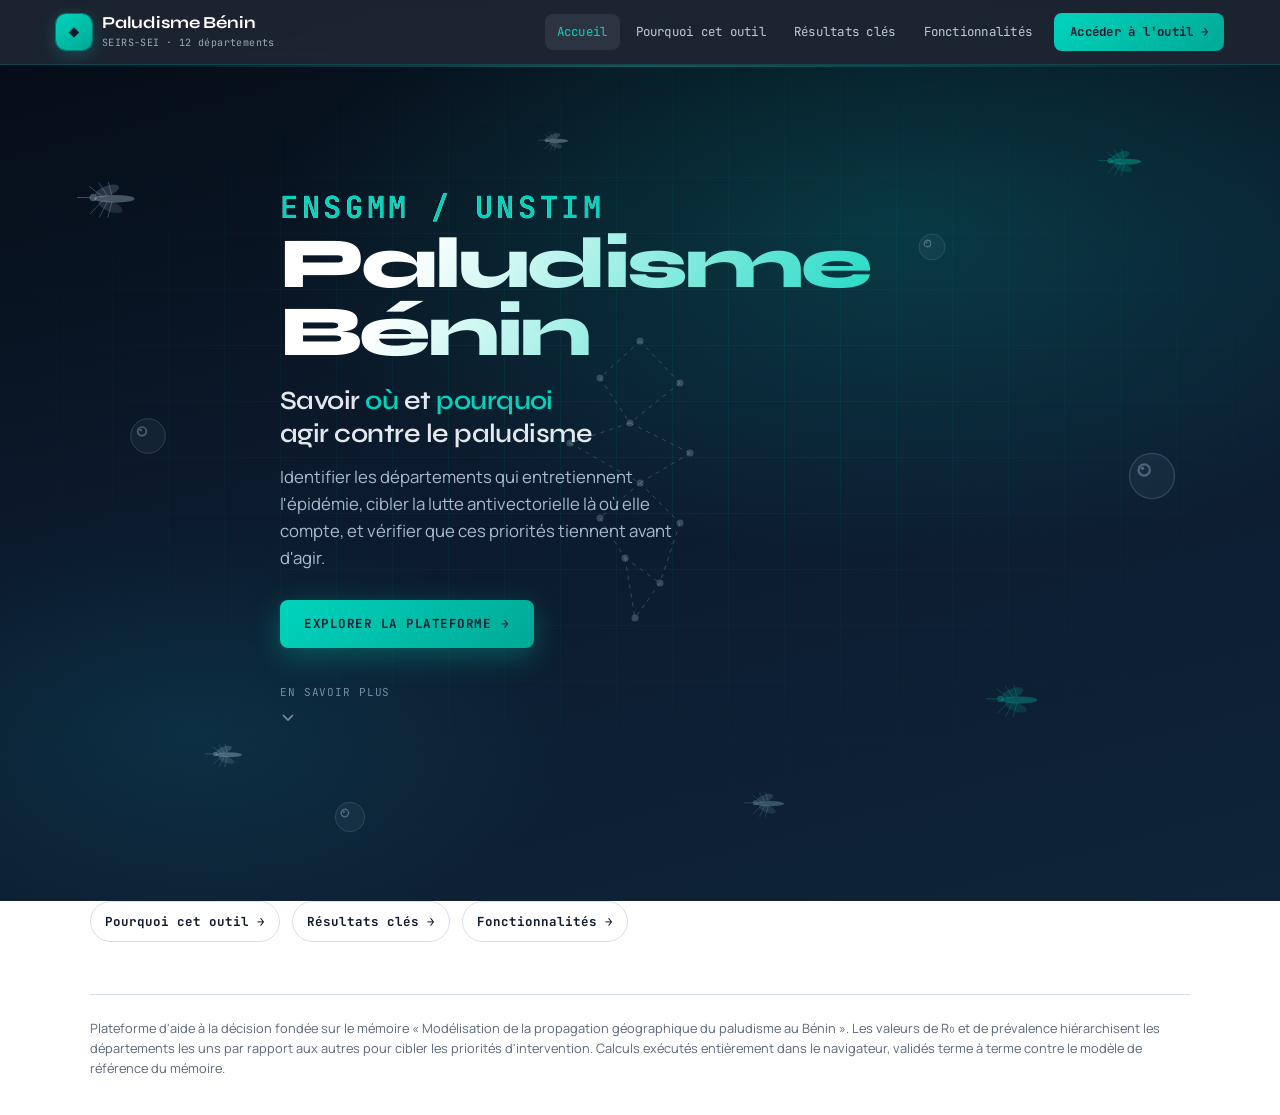
<file: index.html>
<!doctype html>
<html lang="fr">
<head>
<meta charset="utf-8">
<meta name="viewport" content="width=device-width, initial-scale=1, viewport-fit=cover">
<meta name="description" content="Plateforme d'aide à la décision pour cibler la lutte antipaludique au Bénin — modèle SEIRS-SEI multi-patchs.">
<title>Paludisme Bénin — Aide à la décision</title>
<link rel="preconnect" href="https://fonts.googleapis.com">
<link rel="preconnect" href="https://fonts.gstatic.com" crossorigin>
<link href="https://fonts.googleapis.com/css2?family=JetBrains+Mono:wght@400;500;700&family=Manrope:wght@400;500;600;700&family=Syne:wght@600;700;800&display=swap" rel="stylesheet">
<link rel="stylesheet" href="style.css">
</head>
<body>

<header class="topbar">
  <div class="topbar-row">
    <a class="brand" href="index.html">
      <span class="brand-mark" aria-hidden="true">◆</span>
      <div>
        <div class="brand-title">Paludisme Bénin</div>
        <div class="brand-sub">SEIRS-SEI · 12 départements</div>
      </div>
    </a>
    <button class="nav-toggle" type="button" aria-label="Ouvrir le menu" aria-expanded="false" aria-controls="site-nav">
      <span></span><span></span><span></span>
    </button>
    <nav class="site-links" id="site-nav">
      <a href="index.html" class="current">Accueil</a>
      <a href="pourquoi.html">Pourquoi cet outil</a>
      <a href="resultats.html">Résultats clés</a>
      <a href="fonctionnalites.html">Fonctionnalités</a>
      <a href="outil.html" class="cta">Accéder à l'outil →</a>
    </nav>
  </div>
</header>
<div class="nav-backdrop" aria-hidden="true"></div>

<section class="hero" id="accueil" aria-label="Introduction">
  <div class="hero-field" aria-hidden="true">
    <div class="hero-grid"></div>
    <div class="hero-scan"></div>
    <svg width="0" height="0">
      <defs>
        <symbol id="ic-mosquito" viewBox="0 0 120 60">
          <line x1="0" y1="26" x2="22" y2="26" stroke="currentColor" stroke-width="1.6" stroke-linecap="round"/>
          <circle cx="27" cy="26" r="6" fill="currentColor"/>
          <ellipse cx="62" cy="28" rx="34" ry="6.5" fill="currentColor"/>
          <ellipse cx="50" cy="15" rx="21" ry="8.5" fill="currentColor" opacity=".55" transform="rotate(-20 50 15)"/>
          <ellipse cx="56" cy="41" rx="21" ry="8.5" fill="currentColor" opacity=".4" transform="rotate(20 56 41)"/>
          <line x1="42" y1="32" x2="22" y2="53" stroke="currentColor" stroke-width="1.3"/>
          <line x1="50" y1="34" x2="37" y2="59" stroke="currentColor" stroke-width="1.3"/>
          <line x1="58" y1="34" x2="51" y2="60" stroke="currentColor" stroke-width="1.3"/>
          <line x1="42" y1="24" x2="20" y2="7" stroke="currentColor" stroke-width="1.3"/>
          <line x1="50" y1="22" x2="36" y2="1" stroke="currentColor" stroke-width="1.3"/>
          <line x1="58" y1="22" x2="52" y2="-1" stroke="currentColor" stroke-width="1.3"/>
        </symbol>
        <symbol id="ic-parasite" viewBox="0 0 60 60">
          <circle cx="30" cy="30" r="26" fill="currentColor" opacity=".16"/>
          <circle cx="30" cy="30" r="26" fill="none" stroke="currentColor" stroke-width="1.5" opacity=".55"/>
          <circle cx="21" cy="23" r="6.5" fill="none" stroke="currentColor" stroke-width="2.6"/>
          <circle cx="19" cy="21" r="2" fill="currentColor"/>
        </symbol>
      </defs>
    </svg>
    <svg class="mosquito m1" style="left:6%; top:14%;" width="72" height="36" viewBox="0 0 120 60"><use href="#ic-mosquito"/></svg>
    <svg class="mosquito m2" style="right:10%; top:10%;" width="54" height="27" viewBox="0 0 120 60"><use href="#ic-mosquito"/></svg>
    <svg class="mosquito m3" style="left:16%; bottom:16%;" width="46" height="23" viewBox="0 0 120 60"><use href="#ic-mosquito"/></svg>
    <svg class="mosquito m4" style="right:18%; bottom:22%;" width="64" height="32" viewBox="0 0 120 60"><use href="#ic-mosquito"/></svg>
    <svg class="mosquito m5" style="left:42%; top:8%;" width="38" height="19" viewBox="0 0 120 60"><use href="#ic-mosquito"/></svg>
    <svg class="mosquito m6" style="right:38%; bottom:10%;" width="50" height="25" viewBox="0 0 120 60"><use href="#ic-mosquito"/></svg>
    <svg class="parasite p1" style="left:10%; top:42%;" width="40" height="40" viewBox="0 0 60 60"><use href="#ic-parasite"/></svg>
    <svg class="parasite p2" style="right:8%; top:46%;" width="52" height="52" viewBox="0 0 60 60"><use href="#ic-parasite"/></svg>
    <svg class="parasite p3" style="left:26%; bottom:8%;" width="34" height="34" viewBox="0 0 60 60"><use href="#ic-parasite"/></svg>
    <svg class="parasite p4" style="right:26%; top:20%;" width="30" height="30" viewBox="0 0 60 60"><use href="#ic-parasite"/></svg>
    <svg class="hero-network" style="left:50%; top:50%; transform:translate(-50%,-50%);" width="220" height="320" viewBox="0 0 220 320">
      <g fill="currentColor">
        <circle cx="110" cy="18" r="3.5"/><circle cx="70" cy="55" r="3.5"/><circle cx="150" cy="60" r="3.5"/>
        <circle cx="100" cy="100" r="3.5"/><circle cx="40" cy="120" r="3.5"/><circle cx="160" cy="130" r="3.5"/>
        <circle cx="110" cy="160" r="3.5"/><circle cx="70" cy="195" r="3.5"/><circle cx="150" cy="200" r="3.5"/>
        <circle cx="95" cy="235" r="3.5"/><circle cx="130" cy="260" r="3.5"/><circle cx="105" cy="295" r="3.5"/>
      </g>
      <g stroke="currentColor" stroke-width="1" fill="none">
        <path class="edge" d="M110,18 L70,55 M110,18 L150,60 M70,55 L100,100 M150,60 L100,100 M100,100 L40,120 M100,100 L160,130 M40,120 L110,160 M160,130 L110,160 M110,160 L70,195 M110,160 L150,200 M70,195 L95,235 M150,200 L130,260 M95,235 L130,260 M95,235 L105,295 M130,260 L105,295"/>
      </g>
    </svg>
  </div>

  <div class="hero-content">
    <p class="hero-brand"><span>ENSGMM / UNSTIM</span>Paludisme Bénin</p>
    <h1 class="hero-title">Savoir <em>où</em> et <em>pourquoi</em> agir contre le paludisme</h1>
    <p class="hero-sub">Identifier les départements qui entretiennent l'épidémie, cibler la lutte antivectorielle là où elle compte, et vérifier que ces priorités tiennent avant d'agir.</p>
    <a class="hero-cta" href="outil.html">Explorer la plateforme<span aria-hidden="true">→</span></a>
    <div class="hero-scroll-hint">
      <span>En savoir plus</span>
      <svg width="16" height="16" viewBox="0 0 16 16" fill="none" stroke="currentColor" stroke-width="1.6"><path d="M3 6l5 5 5-5"/></svg>
    </div>
  </div>
</section>

<nav class="page-foot-nav" aria-label="Poursuivre">
  <a href="pourquoi.html">Pourquoi cet outil →</a>
  <a href="resultats.html">Résultats clés →</a>
  <a href="fonctionnalites.html">Fonctionnalités →</a>
</nav>

<footer>
  Plateforme d'aide à la décision fondée sur le mémoire «&nbsp;Modélisation de la propagation géographique du paludisme au Bénin&nbsp;». Les valeurs de R₀ et de prévalence hiérarchisent les départements les uns par rapport aux autres pour cibler les priorités d'intervention. Calculs exécutés entièrement dans le navigateur, validés terme à terme contre le modèle de référence du mémoire.
</footer>

<script src="nav.js"></script>
</body>
</html>
</file>
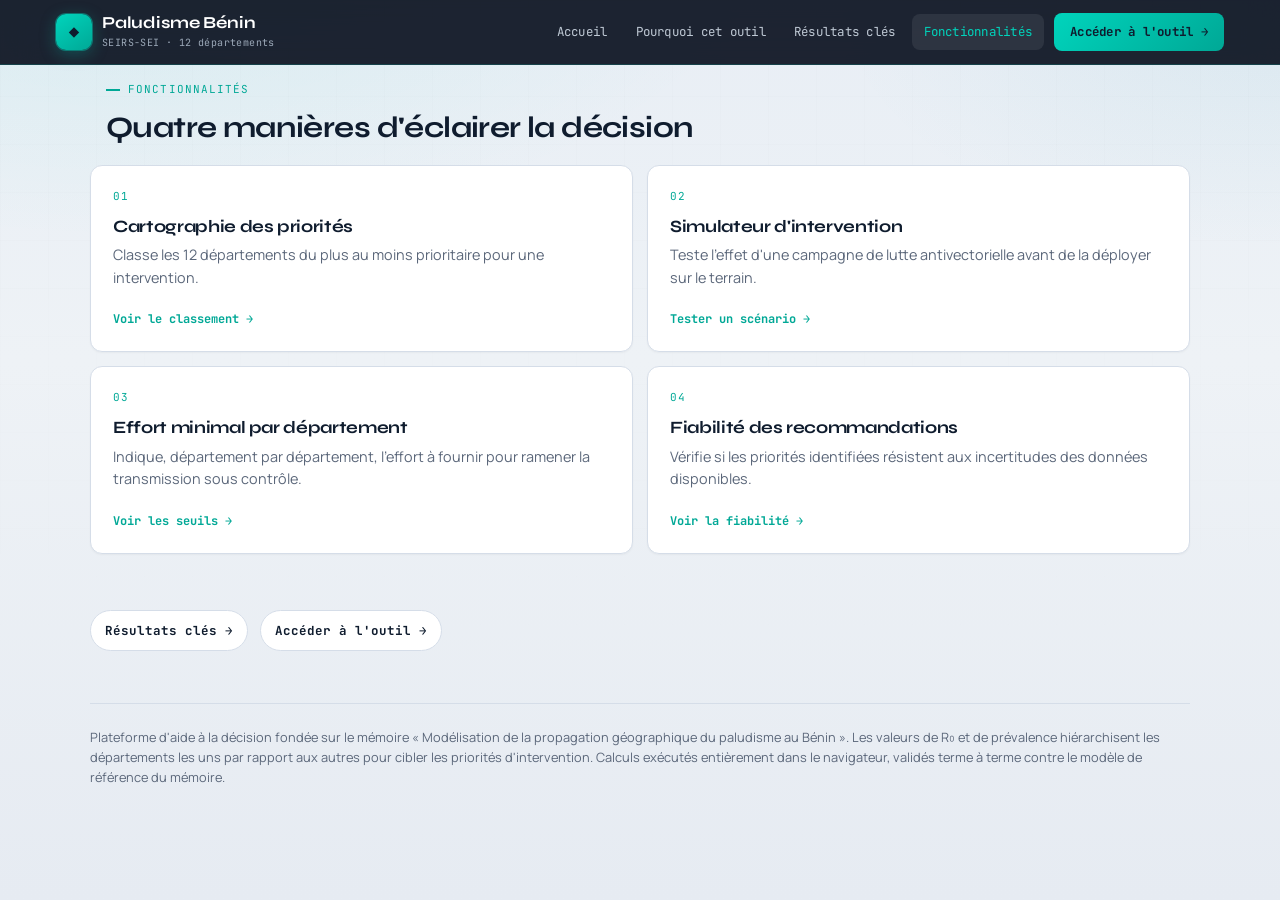
<file: fonctionnalites.html>
<!doctype html>
<html lang="fr">
<head>
<meta charset="utf-8">
<meta name="viewport" content="width=device-width, initial-scale=1, viewport-fit=cover">
<title>Fonctionnalités — Paludisme Bénin</title>
<link rel="preconnect" href="https://fonts.googleapis.com">
<link rel="preconnect" href="https://fonts.gstatic.com" crossorigin>
<link href="https://fonts.googleapis.com/css2?family=JetBrains+Mono:wght@400;500;700&family=Manrope:wght@400;500;600;700&family=Syne:wght@600;700;800&display=swap" rel="stylesheet">
<link rel="stylesheet" href="style.css">
</head>
<body>

<header class="topbar">
  <div class="topbar-row">
    <a class="brand" href="index.html">
      <span class="brand-mark" aria-hidden="true">◆</span>
      <div>
        <div class="brand-title">Paludisme Bénin</div>
        <div class="brand-sub">SEIRS-SEI · 12 départements</div>
      </div>
    </a>
    <button class="nav-toggle" type="button" aria-label="Ouvrir le menu" aria-expanded="false" aria-controls="site-nav">
      <span></span><span></span><span></span>
    </button>
    <nav class="site-links" id="site-nav">
      <a href="index.html">Accueil</a>
      <a href="pourquoi.html">Pourquoi cet outil</a>
      <a href="resultats.html">Résultats clés</a>
      <a href="fonctionnalites.html" class="current">Fonctionnalités</a>
      <a href="outil.html" class="cta">Accéder à l'outil →</a>
    </nav>
  </div>
</header>
<div class="nav-backdrop" aria-hidden="true"></div>

<section class="features page-shell" id="fonctionnalites">
  <div class="section-head">
    <span class="section-eyebrow">Fonctionnalités</span>
    <h2>Quatre manières d'éclairer la décision</h2>
  </div>
  <div class="feature-grid">
    <a class="feature-card" href="outil.html#cartographie">
      <span class="feature-index">01</span>
      <h3>Cartographie des priorités</h3>
      <p>Classe les 12 départements du plus au moins prioritaire pour une intervention.</p>
      <span class="feature-link">Voir le classement →</span>
    </a>
    <a class="feature-card" href="outil.html#simulateur">
      <span class="feature-index">02</span>
      <h3>Simulateur d'intervention</h3>
      <p>Teste l'effet d'une campagne de lutte antivectorielle avant de la déployer sur le terrain.</p>
      <span class="feature-link">Tester un scénario →</span>
    </a>
    <a class="feature-card" href="outil.html#effort">
      <span class="feature-index">03</span>
      <h3>Effort minimal par département</h3>
      <p>Indique, département par département, l'effort à fournir pour ramener la transmission sous contrôle.</p>
      <span class="feature-link">Voir les seuils →</span>
    </a>
    <a class="feature-card" href="outil.html#robustesse">
      <span class="feature-index">04</span>
      <h3>Fiabilité des recommandations</h3>
      <p>Vérifie si les priorités identifiées résistent aux incertitudes des données disponibles.</p>
      <span class="feature-link">Voir la fiabilité →</span>
    </a>
  </div>
</section>

<nav class="page-foot-nav" aria-label="Poursuivre">
  <a href="resultats.html">Résultats clés →</a>
  <a href="outil.html">Accéder à l'outil →</a>
</nav>

<footer>
  Plateforme d'aide à la décision fondée sur le mémoire «&nbsp;Modélisation de la propagation géographique du paludisme au Bénin&nbsp;». Les valeurs de R₀ et de prévalence hiérarchisent les départements les uns par rapport aux autres pour cibler les priorités d'intervention. Calculs exécutés entièrement dans le navigateur, validés terme à terme contre le modèle de référence du mémoire.
</footer>

<script src="nav.js"></script>
</body>
</html>
</file>
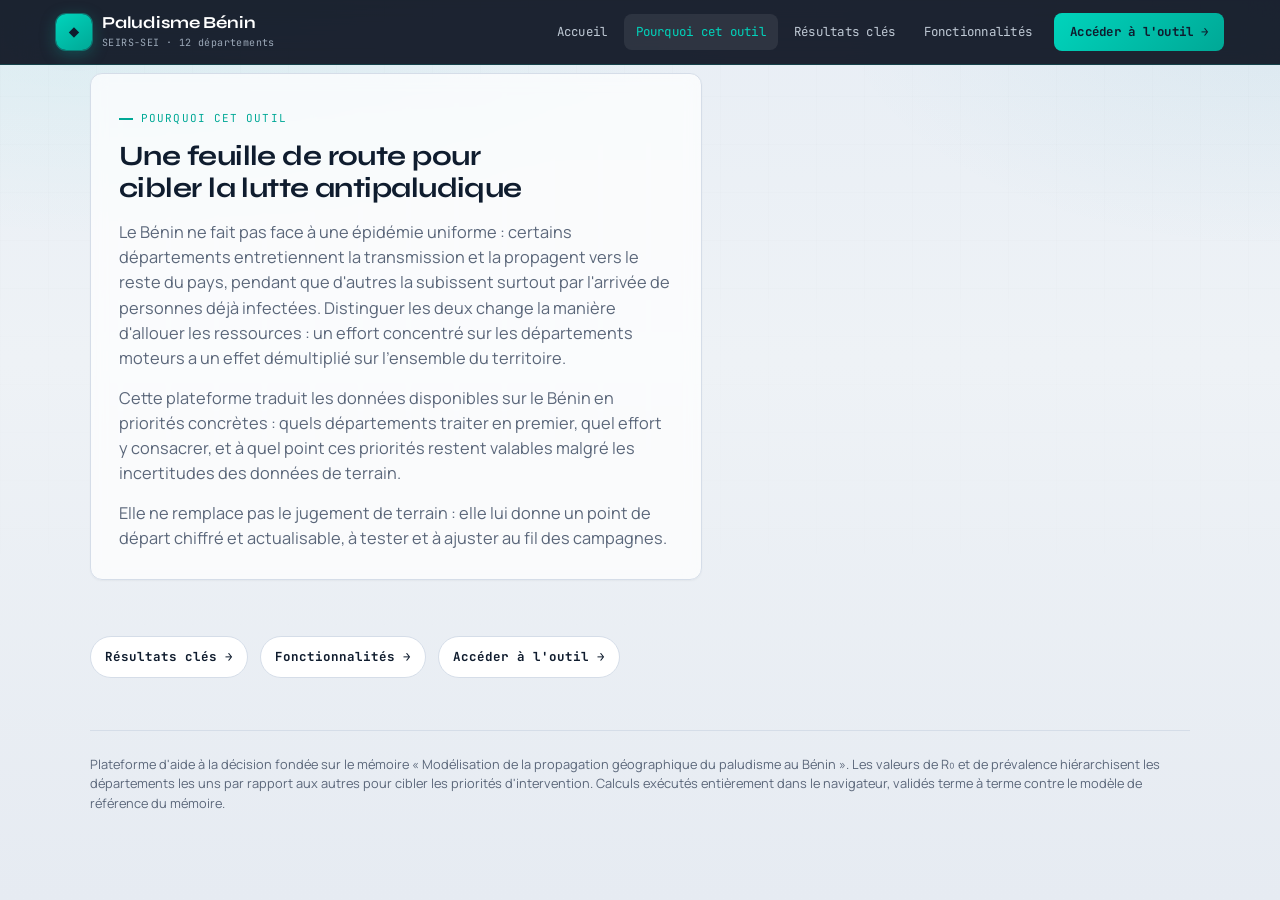
<file: pourquoi.html>
<!doctype html>
<html lang="fr">
<head>
<meta charset="utf-8">
<meta name="viewport" content="width=device-width, initial-scale=1, viewport-fit=cover">
<title>Pourquoi cet outil — Paludisme Bénin</title>
<link rel="preconnect" href="https://fonts.googleapis.com">
<link rel="preconnect" href="https://fonts.gstatic.com" crossorigin>
<link href="https://fonts.googleapis.com/css2?family=JetBrains+Mono:wght@400;500;700&family=Manrope:wght@400;500;600;700&family=Syne:wght@600;700;800&display=swap" rel="stylesheet">
<link rel="stylesheet" href="style.css">
</head>
<body>

<header class="topbar">
  <div class="topbar-row">
    <a class="brand" href="index.html">
      <span class="brand-mark" aria-hidden="true">◆</span>
      <div>
        <div class="brand-title">Paludisme Bénin</div>
        <div class="brand-sub">SEIRS-SEI · 12 départements</div>
      </div>
    </a>
    <button class="nav-toggle" type="button" aria-label="Ouvrir le menu" aria-expanded="false" aria-controls="site-nav">
      <span></span><span></span><span></span>
    </button>
    <nav class="site-links" id="site-nav">
      <a href="index.html">Accueil</a>
      <a href="pourquoi.html" class="current">Pourquoi cet outil</a>
      <a href="resultats.html">Résultats clés</a>
      <a href="fonctionnalites.html">Fonctionnalités</a>
      <a href="outil.html" class="cta">Accéder à l'outil →</a>
    </nav>
  </div>
</header>
<div class="nav-backdrop" aria-hidden="true"></div>

<section class="mission page-shell" id="pourquoi">
  <div class="mission-inner">
    <span class="section-eyebrow">Pourquoi cet outil</span>
    <h2>Une feuille de route pour cibler la lutte antipaludique</h2>
    <p>Le Bénin ne fait pas face à une épidémie uniforme&nbsp;: certains départements entretiennent la transmission et la propagent vers le reste du pays, pendant que d'autres la subissent surtout par l'arrivée de personnes déjà infectées. Distinguer les deux change la manière d'allouer les ressources&nbsp;: un effort concentré sur les départements moteurs a un effet démultiplié sur l'ensemble du territoire.</p>
    <p>Cette plateforme traduit les données disponibles sur le Bénin en priorités concrètes&nbsp;: quels départements traiter en premier, quel effort y consacrer, et à quel point ces priorités restent valables malgré les incertitudes des données de terrain.</p>
    <p>Elle ne remplace pas le jugement de terrain&nbsp;: elle lui donne un point de départ chiffré et actualisable, à tester et à ajuster au fil des campagnes.</p>
  </div>
</section>

<nav class="page-foot-nav" aria-label="Poursuivre">
  <a href="resultats.html">Résultats clés →</a>
  <a href="fonctionnalites.html">Fonctionnalités →</a>
  <a href="outil.html">Accéder à l'outil →</a>
</nav>

<footer>
  Plateforme d'aide à la décision fondée sur le mémoire «&nbsp;Modélisation de la propagation géographique du paludisme au Bénin&nbsp;». Les valeurs de R₀ et de prévalence hiérarchisent les départements les uns par rapport aux autres pour cibler les priorités d'intervention. Calculs exécutés entièrement dans le navigateur, validés terme à terme contre le modèle de référence du mémoire.
</footer>

<script src="nav.js"></script>
</body>
</html>
</file>
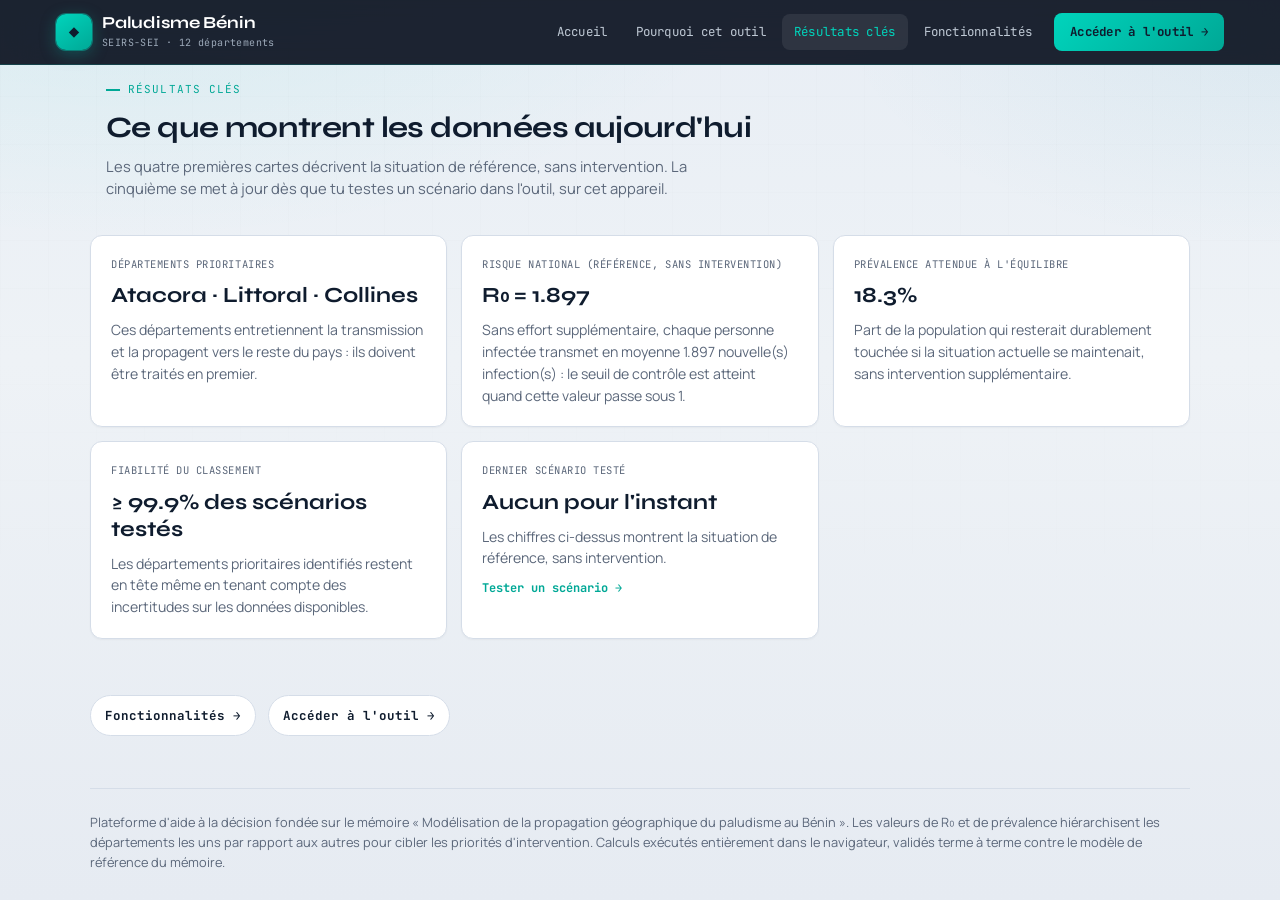
<file: resultats.html>
<!doctype html>
<html lang="fr">
<head>
<meta charset="utf-8">
<meta name="viewport" content="width=device-width, initial-scale=1, viewport-fit=cover">
<title>Résultats clés — Paludisme Bénin</title>
<link rel="preconnect" href="https://fonts.googleapis.com">
<link rel="preconnect" href="https://fonts.gstatic.com" crossorigin>
<link href="https://fonts.googleapis.com/css2?family=JetBrains+Mono:wght@400;500;700&family=Manrope:wght@400;500;600;700&family=Syne:wght@600;700;800&display=swap" rel="stylesheet">
<link rel="stylesheet" href="style.css">
</head>
<body>

<header class="topbar">
  <div class="topbar-row">
    <a class="brand" href="index.html">
      <span class="brand-mark" aria-hidden="true">◆</span>
      <div>
        <div class="brand-title">Paludisme Bénin</div>
        <div class="brand-sub">SEIRS-SEI · 12 départements</div>
      </div>
    </a>
    <button class="nav-toggle" type="button" aria-label="Ouvrir le menu" aria-expanded="false" aria-controls="site-nav">
      <span></span><span></span><span></span>
    </button>
    <nav class="site-links" id="site-nav">
      <a href="index.html">Accueil</a>
      <a href="pourquoi.html">Pourquoi cet outil</a>
      <a href="resultats.html" class="current">Résultats clés</a>
      <a href="fonctionnalites.html">Fonctionnalités</a>
      <a href="outil.html" class="cta">Accéder à l'outil →</a>
    </nav>
  </div>
</header>
<div class="nav-backdrop" aria-hidden="true"></div>

<section class="highlights page-shell" id="points-cles">
  <div class="section-head">
    <span class="section-eyebrow">Résultats clés</span>
    <h2>Ce que montrent les données aujourd'hui</h2>
    <p class="muted" style="max-width:68ch; margin-top:10px;">Les quatre premières cartes décrivent la situation de référence, sans intervention. La cinquième se met à jour dès que tu testes un scénario dans l'outil, sur cet appareil.</p>
  </div>
  <div class="highlight-grid" id="highlight-grid"></div>
</section>

<nav class="page-foot-nav" aria-label="Poursuivre">
  <a href="fonctionnalites.html">Fonctionnalités →</a>
  <a href="outil.html">Accéder à l'outil →</a>
</nav>

<footer>
  Plateforme d'aide à la décision fondée sur le mémoire «&nbsp;Modélisation de la propagation géographique du paludisme au Bénin&nbsp;». Les valeurs de R₀ et de prévalence hiérarchisent les départements les uns par rapport aux autres pour cibler les priorités d'intervention. Calculs exécutés entièrement dans le navigateur, validés terme à terme contre le modèle de référence du mémoire.
</footer>

<script src="nav.js"></script>
<script src="malaria-model.js"></script>
<script>
(function(){
"use strict";
const DEP = MalariaModel.DEPARTEMENTS;
const N = MalariaModel.N_PATCH;
const KAPPA_NOM = MalariaModel.KAPPA_NOM;
const THETA_NOM = MalariaModel.THETA_NOMINAL;
const ROBUSTESSE_MC = MalariaModel.ROBUSTESSE_MC;

const { P: P_NOM } = MalariaModel.matriceResidence(THETA_NOM);
const P0 = MalariaModel.buildParams(KAPPA_NOM);

const round = (x, n) => { const f = Math.pow(10, n); return Math.round(x * f) / f; };

const STORAGE_KEY = "malariaBeninDernierScenario";
function lireDernierScenario(){
  try {
    const raw = localStorage.getItem(STORAGE_KEY);
    return raw ? JSON.parse(raw) : null;
  } catch (e){ return null; }
}
function effacerDernierScenario(){
  try { localStorage.removeItem(STORAGE_KEY); } catch (e){}
}

function apiDiagnostic(){
  const r0_local = MalariaModel.R0LocalNoMobility(P0);
  const K_hv = MalariaModel.KhvMatrix(P0, P_NOM);
  const I_k = K_hv.map(row => row.reduce((s,x)=>s+x,0));
  const E_k = new Array(N).fill(0);
  for (let k=0;k<N;k++) for (let j=0;j<N;j++) E_k[j]+=K_hv[k][j];
  const SP_k = E_k.map((e,k)=>e-I_k[k]);
  const r0_global = MalariaModel.R0Spatial(P0, P_NOM);
  const departements = DEP.map((d,i)=>({
    nom:d,
    r0_local: round(r0_local[i],4),
    source_local: r0_local[i] > 1.0,
    sp_k: round(SP_k[i],6),
    source_net: SP_k[i] > 0,
  }));
  departements.sort((a,b)=>b.r0_local-a.r0_local);
  return { kappa:KAPPA_NOM, theta:THETA_NOM, r0_spatial: round(r0_global,4), departements };
}

function prevalenceNationaleEtDepartementale(p, tEndYears){
  const y0 = MalariaModel.etatInitialPrevalence(p, 0.20);
  const { y } = MalariaModel.simuler(y0, p, P_NOM, tEndYears || 150.0, 1.0);
  const ex = MalariaModel.extraire(y);
  const prevNat = (ex.Ih.reduce((s,x)=>s+x,0)+ex.Rh.reduce((s,x)=>s+x,0)) / ex.N_h.reduce((s,x)=>s+x,0);
  return { prevNat };
}
function getBaseline(){
  const r0_baseline = MalariaModel.R0Spatial(P0, P_NOM);
  const { prevNat } = prevalenceNationaleEtDepartementale(P0);
  return { r0_baseline, prevalence_nationale_baseline: prevNat };
}

function remplirPointsCles(){
  const grid = document.getElementById("highlight-grid");
  if (!grid) return;
  const cartoData = apiDiagnostic();
  const parTransmission = [...cartoData.departements].sort((a,b)=>b.r0_local-a.r0_local);
  const top3 = parTransmission.slice(0,3).map(d=>d.nom);
  const base = getBaseline();
  const fiabilites = top3.map(n=>ROBUSTESSE_MC[n]?.pr_source).filter(v=>v!=null);
  const fiabiliteMin = fiabilites.length ? Math.min(...fiabilites) : null;
  const dernierScenario = lireDernierScenario();

  const cartes = [
    {
      label:"Départements prioritaires",
      valeur: top3.join(" · "),
      detail:"Ces départements entretiennent la transmission et la propagent vers le reste du pays&nbsp;: ils doivent être traités en premier.",
    },
    {
      label:"Risque national (référence, sans intervention)",
      valeur:`R₀ = ${cartoData.r0_spatial}`,
      detail:`Sans effort supplémentaire, chaque personne infectée transmet en moyenne ${cartoData.r0_spatial} nouvelle(s) infection(s)&nbsp;: le seuil de contrôle est atteint quand cette valeur passe sous&nbsp;1.`,
    },
    {
      label:"Prévalence attendue à l'équilibre",
      valeur:`${round(base.prevalence_nationale_baseline*100,1)}%`,
      detail:"Part de la population qui resterait durablement touchée si la situation actuelle se maintenait, sans intervention supplémentaire.",
    },
    {
      label:"Fiabilité du classement",
      valeur: fiabiliteMin!=null ? `≥ ${fiabiliteMin}% des scénarios testés` : "—",
      detail:"Les départements prioritaires identifiés restent en tête même en tenant compte des incertitudes sur les données disponibles.",
    },
  ];

  cartes.push(dernierScenario ? {
    label:"Dernier scénario testé",
    valeur:`R₀ = ${dernierScenario.r0}`,
    detail:`${dernierScenario.detail} <button type="button" class="highlight-reset" id="btn-reset-scenario">Revenir à la référence</button>`,
    live:true,
    warn: !dernierScenario.sousSeuil,
  } : {
    label:"Dernier scénario testé",
    valeur:"Aucun pour l'instant",
    detail:`Les chiffres ci-dessus montrent la situation de référence, sans intervention. <a href="outil.html#simulateur" class="highlight-goto">Tester un scénario →</a>`,
    live:false,
  });

  grid.innerHTML = cartes.map(c=>`
    <div class="highlight-card${c.live ? " highlight-card--live" : ""}">
      <span class="highlight-label">${c.label}${c.live ? ' <span class="live-dot" title="Mis à jour d’après ton dernier essai">●</span>' : ""}</span>
      <span class="highlight-value${c.warn ? " highlight-value--warn" : ""}">${c.valeur}</span>
      <p>${c.detail}</p>
    </div>
  `).join("");

  const resetBtn = grid.querySelector("#btn-reset-scenario");
  if (resetBtn){
    resetBtn.addEventListener("click", ()=>{
      effacerDernierScenario();
      remplirPointsCles();
    });
  }
}

remplirPointsCles();

// si l'onglet reste ouvert pendant qu'un scénario est testé dans un autre onglet
// (même navigateur), la carte se met à jour dès qu'on revient sur cette page
window.addEventListener("storage", (e)=>{ if (e.key === STORAGE_KEY) remplirPointsCles(); });
window.addEventListener("pageshow", remplirPointsCles);
})();
</script>
</body>
</html>
</file>
<file: style.css>
/* Plateforme paludisme Bénin — design system high-tech, mobile-first.
   Les variables --source / --puits / --navy / --ink / --line alimentent Chart.js. */

:root {
  --bg: #eef2f6;
  --bg-elevated: #f7f9fc;
  --surface: #ffffff;
  --surface-2: #f1f5f9;
  --ink: #0b1220;
  --ink-soft: #5b677a;
  --navy: #0f1c2e;
  --navy-soft: #334155;
  --accent: #00a896;
  --accent-bright: #00d4bc;
  --accent-dim: rgba(0, 168, 150, 0.12);
  --source: #e04a3a;
  --source-bg: #fdeceb;
  --puits: #0e8fa8;
  --puits-bg: #e6f6f9;
  --line: #d5dde8;
  --line-strong: #b8c4d4;
  --good: #1a8f5c;
  --warn: #c47a12;
  --glass: rgba(255, 255, 255, 0.72);
  --shadow-sm: 0 1px 2px rgba(11, 18, 32, 0.04);
  --shadow-md: 0 8px 28px rgba(11, 18, 32, 0.08);
  --radius: 12px;
  --radius-sm: 8px;
  --topbar-h: 64px;
  --ease: cubic-bezier(0.22, 1, 0.36, 1);
  --font-display: "Syne", "Segoe UI", sans-serif;
  --font-body: "Manrope", system-ui, sans-serif;
  --font-mono: "JetBrains Mono", ui-monospace, monospace;
  color-scheme: light;
}

*,
*::before,
*::after { box-sizing: border-box; }

html {
  scroll-behavior: smooth;
  -webkit-text-size-adjust: 100%;
}

html, body {
  margin: 0;
  padding: 0;
  min-height: 100%;
}

body {
  background:
    radial-gradient(1200px 600px at 10% -10%, rgba(0, 212, 188, 0.09), transparent 55%),
    radial-gradient(900px 500px at 100% 0%, rgba(14, 143, 168, 0.07), transparent 50%),
    linear-gradient(180deg, #e8eef5 0%, var(--bg) 40%, #e6ebf2 100%);
  background-attachment: fixed;
  color: var(--ink);
  font-family: var(--font-body);
  font-size: 15.5px;
  line-height: 1.55;
  padding: 0;
  overflow-x: hidden;
}

body::before {
  content: "";
  position: fixed;
  inset: 0;
  pointer-events: none;
  z-index: 0;
  opacity: 0.35;
  background-image:
    linear-gradient(rgba(15, 28, 46, 0.035) 1px, transparent 1px),
    linear-gradient(90deg, rgba(15, 28, 46, 0.035) 1px, transparent 1px);
  background-size: 48px 48px;
  mask-image: linear-gradient(180deg, #000 0%, transparent 85%);
}

body > * { position: relative; z-index: 1; }

h1, h2, h3 {
  font-family: var(--font-display);
  color: var(--navy);
  margin: 0;
  text-wrap: balance;
  letter-spacing: -0.02em;
  line-height: 1.15;
}

.muted { color: var(--ink-soft); font-size: 0.92rem; }
[hidden] { display: none !important; }

a { color: var(--accent); }
a:hover { color: var(--navy); }

button, select, input { font-family: inherit; }

button:focus-visible,
select:focus-visible,
input:focus-visible,
.tab-btn:focus-visible,
.toggle-btn:focus-visible,
.feature-card:focus-visible,
.nav-toggle:focus-visible {
  outline: 2px solid var(--accent);
  outline-offset: 2px;
}

@media (prefers-reduced-motion: reduce) {
  html { scroll-behavior: auto; }
  *, *::before, *::after {
    transition: none !important;
    animation: none !important;
  }
}

/* ========== TOPBAR ========== */
.topbar {
  position: sticky;
  top: 0;
  z-index: 100;
  display: flex;
  flex-direction: column;
  gap: 0;
  background: rgba(11, 18, 32, 0.92);
  backdrop-filter: blur(16px) saturate(1.2);
  -webkit-backdrop-filter: blur(16px) saturate(1.2);
  color: #fff;
  border-bottom: 1px solid rgba(0, 212, 188, 0.18);
  padding-top: env(safe-area-inset-top, 0px);
}

.topbar-row {
  display: flex;
  align-items: center;
  justify-content: space-between;
  gap: 12px;
  min-height: var(--topbar-h);
  padding: 10px 16px;
  max-width: 1200px;
  width: 100%;
  margin: 0 auto;
}

.brand {
  display: flex;
  align-items: center;
  gap: 10px;
  min-width: 0;
  text-decoration: none;
  color: inherit;
  flex: 1;
}

.brand-mark {
  flex-shrink: 0;
  width: 36px;
  height: 36px;
  display: grid;
  place-items: center;
  border-radius: 10px;
  background: linear-gradient(145deg, var(--accent-bright), var(--accent));
  color: var(--navy);
  font-size: 0.85rem;
  font-weight: 700;
  box-shadow: 0 0 0 1px rgba(0, 212, 188, 0.4), 0 4px 16px rgba(0, 168, 150, 0.35);
}

.brand-title {
  font-family: var(--font-display);
  font-weight: 700;
  font-size: clamp(0.85rem, 2.8vw, 1.05rem);
  letter-spacing: -0.01em;
  line-height: 1.2;
  white-space: nowrap;
  overflow: hidden;
  text-overflow: ellipsis;
}

.brand-sub {
  font-family: var(--font-mono);
  font-size: 10px;
  color: rgba(199, 214, 230, 0.75);
  letter-spacing: 0.04em;
  margin-top: 2px;
  display: none;
}

@media (min-width: 480px) {
  .brand-sub { display: block; }
}

.nav-toggle {
  display: flex;
  flex-direction: column;
  justify-content: center;
  gap: 5px;
  width: 44px;
  height: 44px;
  padding: 10px;
  border: 1px solid rgba(255, 255, 255, 0.2);
  border-radius: var(--radius-sm);
  background: rgba(255, 255, 255, 0.06);
  cursor: pointer;
  flex-shrink: 0;
}

.nav-toggle span {
  display: block;
  height: 2px;
  width: 100%;
  background: #fff;
  border-radius: 2px;
  transition: transform 0.25s var(--ease), opacity 0.2s;
}

.topbar.is-open .nav-toggle span:nth-child(1) {
  transform: translateY(7px) rotate(45deg);
}
.topbar.is-open .nav-toggle span:nth-child(2) { opacity: 0; }
.topbar.is-open .nav-toggle span:nth-child(3) {
  transform: translateY(-7px) rotate(-45deg);
}

.site-links {
  display: none;
  flex-direction: column;
  gap: 4px;
  padding: 8px 16px 16px;
  border-top: 1px solid rgba(255, 255, 255, 0.08);
}

.topbar.is-open .site-links { display: flex; }

.site-links a {
  color: rgba(220, 230, 242, 0.85);
  text-decoration: none;
  font-size: 0.92rem;
  font-family: var(--font-mono);
  letter-spacing: 0.02em;
  padding: 12px 14px;
  border-radius: var(--radius-sm);
  transition: background 0.2s, color 0.2s;
}

.site-links a:hover,
.site-links a.current {
  color: #fff;
  background: rgba(255, 255, 255, 0.08);
}

.site-links a.current { color: var(--accent-bright); }

.site-links a.cta {
  margin-top: 6px;
  background: linear-gradient(135deg, var(--accent-bright), var(--accent));
  color: var(--navy);
  font-weight: 700;
  text-align: center;
  border: none;
}

.site-links a.cta:hover {
  filter: brightness(1.06);
  color: var(--navy);
  background: linear-gradient(135deg, var(--accent-bright), var(--accent));
}

@media (min-width: 900px) {
  .nav-toggle { display: none; }

  .site-links {
    display: flex;
    flex-direction: row;
    align-items: center;
    gap: 4px;
    padding: 0;
    border: none;
    flex-wrap: wrap;
  }

  .site-links a {
    padding: 8px 12px;
    font-size: 0.78rem;
  }

  .site-links a.cta {
    margin-top: 0;
    margin-left: 6px;
    padding: 9px 16px;
  }

  .brand-sub { display: block; }
}

/* Tabs (outil) */
.tabs {
  display: flex;
  gap: 6px;
  overflow-x: auto;
  -webkit-overflow-scrolling: touch;
  scrollbar-width: none;
  padding: 0 16px 12px;
  max-width: 1200px;
  width: 100%;
  margin: 0 auto;
}

.tabs::-webkit-scrollbar { display: none; }

.tab-btn {
  flex: 0 0 auto;
  font-family: var(--font-mono);
  font-size: 11.5px;
  letter-spacing: 0.03em;
  background: transparent;
  border: 1px solid rgba(255, 255, 255, 0.18);
  color: rgba(220, 230, 242, 0.8);
  padding: 9px 14px;
  border-radius: 999px;
  cursor: pointer;
  transition: background 0.2s, color 0.2s, border-color 0.2s;
  white-space: nowrap;
}

.tab-btn:hover { background: rgba(255, 255, 255, 0.08); color: #fff; }

.tab-btn.active {
  background: var(--accent);
  color: var(--navy);
  border-color: var(--accent);
  font-weight: 700;
}

/* ========== LAYOUT ========== */
main {
  width: min(100% - 32px, 1100px);
  margin: 0 auto;
  padding: 28px 0 48px;
}

.tab-panel {
  display: none;
  scroll-margin-top: 140px;
  animation: panelIn 0.35s var(--ease);
}

.tab-panel.active { display: block; }

@keyframes panelIn {
  from { opacity: 0; transform: translateY(8px); }
  to { opacity: 1; transform: translateY(0); }
}

.panel-head { margin-bottom: 22px; }
.panel-head h1 {
  font-size: clamp(1.35rem, 4vw, 1.85rem);
  margin-bottom: 10px;
}
.panel-head p {
  max-width: 68ch;
  color: var(--ink-soft);
  margin: 0;
  font-size: 0.98rem;
}

.card {
  background: var(--glass);
  backdrop-filter: blur(10px);
  -webkit-backdrop-filter: blur(10px);
  border: 1px solid var(--line);
  border-radius: var(--radius);
  padding: 18px;
  margin-bottom: 16px;
  min-width: 0;
  box-shadow: var(--shadow-sm);
}

@media (min-width: 640px) {
  .card { padding: 22px; margin-bottom: 18px; }
}

.card h3 {
  font-size: 1.05rem;
  margin-bottom: 14px;
}

.note {
  font-size: 0.92rem;
  color: var(--ink-soft);
  background: linear-gradient(90deg, var(--accent-dim), transparent);
  border: 1px solid rgba(0, 168, 150, 0.2);
  border-left: 3px solid var(--accent);
}

.note strong { color: var(--ink); }

/* Toggle */
.toggle-row {
  display: flex;
  gap: 8px;
  margin-bottom: 14px;
  flex-wrap: wrap;
}

.toggle-btn {
  font-family: var(--font-mono);
  font-size: 11.5px;
  background: var(--surface);
  border: 1px solid var(--line);
  color: var(--ink-soft);
  padding: 10px 14px;
  border-radius: 999px;
  cursor: pointer;
  transition: background 0.2s, color 0.2s, border-color 0.2s;
  flex: 1 1 auto;
  text-align: center;
}

@media (min-width: 640px) {
  .toggle-btn { flex: 0 1 auto; }
}

.toggle-btn.active {
  background: var(--navy);
  color: #fff;
  border-color: var(--navy);
}

/* Table */
.table-card { overflow-x: auto; -webkit-overflow-scrolling: touch; }

table {
  width: 100%;
  border-collapse: collapse;
  font-size: 0.86rem;
  min-width: 680px;
}

th, td {
  text-align: left;
  padding: 10px 12px;
  border-bottom: 1px solid var(--line);
  font-variant-numeric: tabular-nums;
}

th {
  font-family: var(--font-mono);
  font-size: 10.5px;
  text-transform: uppercase;
  letter-spacing: 0.05em;
  color: var(--ink-soft);
  font-weight: 600;
  background: var(--surface-2);
  position: sticky;
  top: 0;
}

tbody tr { transition: background 0.15s; }
tbody tr:hover { background: rgba(0, 168, 150, 0.05); }

.pill {
  display: inline-block;
  padding: 3px 10px;
  border-radius: 999px;
  font-size: 11px;
  font-weight: 700;
  font-family: var(--font-mono);
  letter-spacing: 0.02em;
}

.pill.source { background: var(--source-bg); color: var(--source); }
.pill.puits { background: var(--puits-bg); color: var(--puits); }

/* Forms */
.sim-grid {
  display: grid;
  grid-template-columns: 1fr;
  gap: 16px;
}

@media (min-width: 800px) {
  .sim-grid { grid-template-columns: 1fr 1fr; gap: 18px; }
}

.form-card label {
  display: block;
  font-family: var(--font-mono);
  font-size: 11px;
  color: var(--ink-soft);
  text-transform: uppercase;
  letter-spacing: 0.04em;
  margin: 16px 0 8px;
}

.form-card label:first-of-type { margin-top: 0; }

select, input[type="range"] { width: 100%; }

select {
  padding: 12px 14px;
  border: 1px solid var(--line);
  border-radius: var(--radius-sm);
  background: var(--surface);
  font-size: 0.95rem;
  color: var(--ink);
  appearance: none;
  background-image: url("data:image/svg+xml,%3Csvg xmlns='http://www.w3.org/2000/svg' width='12' height='8' fill='none'%3E%3Cpath d='M1 1.5l5 5 5-5' stroke='%235b677a' stroke-width='1.5' stroke-linecap='round'/%3E%3C/svg%3E");
  background-repeat: no-repeat;
  background-position: right 14px center;
  padding-right: 36px;
}

input[type="range"] {
  accent-color: var(--accent);
  height: 28px;
}

.custom-row {
  display: flex;
  align-items: center;
  justify-content: space-between;
  gap: 10px;
  margin-bottom: 8px;
  font-size: 0.88rem;
}

.custom-row input {
  width: 72px;
  padding: 8px;
  border: 1px solid var(--line);
  border-radius: var(--radius-sm);
  background: var(--surface);
  color: var(--ink);
  font-family: var(--font-mono);
}

.btn-primary,
.btn-secondary {
  margin-top: 20px;
  width: 100%;
  min-height: 48px;
  padding: 12px 16px;
  border-radius: var(--radius-sm);
  border: none;
  font-family: var(--font-mono);
  font-size: 12.5px;
  font-weight: 700;
  letter-spacing: 0.04em;
  text-transform: uppercase;
  cursor: pointer;
  transition: transform 0.2s var(--ease), filter 0.2s, box-shadow 0.2s;
}

.btn-primary {
  background: linear-gradient(135deg, #ff6b5a, var(--source));
  color: #fff;
  box-shadow: 0 6px 20px rgba(224, 74, 58, 0.28);
}

.btn-secondary {
  background: linear-gradient(135deg, var(--accent-bright), var(--accent));
  color: var(--navy);
  box-shadow: 0 6px 20px rgba(0, 168, 150, 0.28);
}

.btn-primary:hover,
.btn-secondary:hover {
  filter: brightness(1.05);
  transform: translateY(-1px);
}

.btn-primary:disabled,
.btn-secondary:disabled {
  opacity: 0.55;
  cursor: wait;
  transform: none;
}

/* KPIs */
.kpi-row {
  display: grid;
  grid-template-columns: repeat(2, 1fr);
  gap: 1px;
  background: var(--line);
  border: 1px solid var(--line);
  margin-bottom: 18px;
  border-radius: var(--radius-sm);
  overflow: hidden;
}

@media (min-width: 700px) {
  .kpi-row { grid-template-columns: repeat(4, 1fr); }
}

.kpi {
  background: var(--surface);
  padding: 14px 14px;
  min-width: 0;
}

.kpi-label {
  display: block;
  font-family: var(--font-mono);
  font-size: 10px;
  text-transform: uppercase;
  letter-spacing: 0.05em;
  color: var(--ink-soft);
}

.kpi-value {
  display: block;
  font-family: var(--font-mono);
  font-variant-numeric: tabular-nums;
  font-size: clamp(1.15rem, 3vw, 1.4rem);
  font-weight: 700;
  color: var(--navy);
  margin-top: 6px;
}

.kpi-value.good { color: var(--good); }
.kpi-value.warn { color: var(--warn); }

.chart-wrap {
  position: relative;
  width: 100%;
  overflow-x: auto;
}

canvas { max-width: 100%; height: auto !important; }

/* Footer */
footer {
  width: min(100% - 32px, 1100px);
  margin: 0 auto;
  padding: 24px 0 calc(36px + env(safe-area-inset-bottom, 0px));
  font-size: 0.8rem;
  color: var(--ink-soft);
  border-top: 1px solid var(--line);
  margin-top: 12px;
  line-height: 1.55;
}

/* ========== HERO ========== */
.hero {
  position: relative;
  min-height: calc(100svh - var(--topbar-h));
  display: flex;
  flex-direction: column;
  align-items: stretch;
  justify-content: flex-end;
  overflow: hidden;
  background:
    radial-gradient(ellipse 90% 70% at 70% 20%, rgba(0, 212, 188, 0.18), transparent 55%),
    radial-gradient(ellipse 60% 50% at 15% 80%, rgba(14, 143, 168, 0.16), transparent 50%),
    linear-gradient(165deg, #060d18 0%, #0b1a2c 42%, #0f2438 100%);
  padding: 0;
  color: #fff;
}

.hero-field {
  position: absolute;
  inset: 0;
  overflow: hidden;
  pointer-events: none;
}

.hero-field svg { position: absolute; color: rgba(180, 210, 230, 0.35); }

.hero-grid {
  position: absolute;
  inset: 0;
  background-image:
    linear-gradient(rgba(0, 212, 188, 0.06) 1px, transparent 1px),
    linear-gradient(90deg, rgba(0, 212, 188, 0.06) 1px, transparent 1px);
  background-size: 56px 56px;
  mask-image: radial-gradient(ellipse 80% 70% at 50% 40%, #000 20%, transparent 75%);
  animation: gridPulse 8s ease-in-out infinite;
}

@keyframes gridPulse {
  0%, 100% { opacity: 0.45; }
  50% { opacity: 0.75; }
}

.mosquito { animation: drift 26s ease-in-out infinite; }
.mosquito.m2 { animation-duration: 32s; animation-delay: -6s; color: rgba(0, 212, 188, 0.35); }
.mosquito.m3 { animation-duration: 22s; animation-delay: -11s; }
.mosquito.m4 { animation-duration: 29s; animation-delay: -4s; color: rgba(0, 212, 188, 0.3); }
.mosquito.m5 { animation-duration: 35s; animation-delay: -18s; }
.mosquito.m6 { animation-duration: 24s; animation-delay: -9s; color: rgba(160, 200, 220, 0.3); }

@keyframes drift {
  0% { transform: translate(0, 0) rotate(0deg); }
  25% { transform: translate(18px, -14px) rotate(6deg); }
  50% { transform: translate(-6px, 10px) rotate(-4deg); }
  75% { transform: translate(-20px, -8px) rotate(3deg); }
  100% { transform: translate(0, 0) rotate(0deg); }
}

.parasite { animation: pulse 5.5s ease-in-out infinite; color: var(--accent-bright); }
.parasite.p2 { animation-duration: 6.5s; animation-delay: -2s; }
.parasite.p3 { animation-duration: 4.8s; animation-delay: -1s; }
.parasite.p4 { animation-duration: 7s; animation-delay: -3.5s; }

@keyframes pulse {
  0%, 100% { opacity: 0.25; transform: scale(1); }
  50% { opacity: 0.65; transform: scale(1.08); }
}

.hero-network {
  position: absolute;
  color: rgba(0, 212, 188, 0.45);
  opacity: 0.7;
}

.hero-network .edge {
  stroke-dasharray: 4 5;
  animation: flow 7s linear infinite;
}

@keyframes flow { to { stroke-dashoffset: -90; } }

.hero-scan {
  position: absolute;
  left: 0;
  right: 0;
  height: 2px;
  background: linear-gradient(90deg, transparent, var(--accent-bright), transparent);
  opacity: 0.35;
  animation: scan 6s linear infinite;
}

@keyframes scan {
  0% { top: 8%; opacity: 0; }
  10% { opacity: 0.4; }
  90% { opacity: 0.4; }
  100% { top: 92%; opacity: 0; }
}

.hero-content {
  position: relative;
  z-index: 1;
  width: min(100% - 32px, 720px);
  margin: 0 auto;
  padding: 48px 0 calc(40px + env(safe-area-inset-bottom, 0px));
  text-align: left;
}

.hero-brand {
  font-family: var(--font-display);
  font-weight: 800;
  font-size: clamp(2.4rem, 9vw, 4.5rem);
  line-height: 0.95;
  letter-spacing: -0.04em;
  margin: 0 0 18px;
  background: linear-gradient(120deg, #fff 20%, var(--accent-bright) 90%);
  -webkit-background-clip: text;
  background-clip: text;
  color: transparent;
  animation: brandReveal 0.9s var(--ease) both;
}

.hero-brand span {
  display: block;
  font-size: 0.42em;
  font-weight: 600;
  letter-spacing: 0.12em;
  text-transform: uppercase;
  color: var(--accent-bright);
  background: none;
  -webkit-background-clip: unset;
  background-clip: unset;
  margin-bottom: 8px;
  font-family: var(--font-mono);
}

@keyframes brandReveal {
  from { opacity: 0; transform: translateY(18px); }
  to { opacity: 1; transform: translateY(0); }
}

.hero-eyebrow {
  font-family: var(--font-mono);
  font-size: 11px;
  letter-spacing: 0.1em;
  text-transform: uppercase;
  color: rgba(0, 212, 188, 0.9);
  margin-bottom: 14px;
  display: inline-flex;
  align-items: center;
  gap: 8px;
  animation: brandReveal 0.9s 0.1s var(--ease) both;
}

.hero-eyebrow::before {
  content: "";
  width: 18px;
  height: 2px;
  background: var(--accent-bright);
}

.hero-title {
  font-family: var(--font-display);
  font-weight: 600;
  color: rgba(245, 250, 255, 0.92);
  font-size: clamp(1.2rem, 3.8vw, 1.65rem);
  line-height: 1.25;
  margin: 0 0 14px;
  max-width: 28ch;
  animation: brandReveal 0.9s 0.18s var(--ease) both;
}

.hero-title em {
  color: var(--accent-bright);
  font-style: normal;
}

.hero-sub {
  color: rgba(190, 210, 228, 0.88);
  font-size: clamp(0.95rem, 2.5vw, 1.05rem);
  max-width: 42ch;
  margin: 0 0 28px;
  line-height: 1.6;
  animation: brandReveal 0.9s 0.26s var(--ease) both;
}

.hero-cta {
  display: inline-flex;
  align-items: center;
  gap: 10px;
  background: linear-gradient(135deg, var(--accent-bright), var(--accent));
  color: var(--navy);
  border: none;
  border-radius: var(--radius-sm);
  padding: 14px 24px;
  min-height: 48px;
  font-family: var(--font-mono);
  font-size: 12.5px;
  font-weight: 700;
  letter-spacing: 0.04em;
  text-transform: uppercase;
  text-decoration: none;
  cursor: pointer;
  box-shadow: 0 8px 28px rgba(0, 168, 150, 0.4);
  transition: transform 0.2s var(--ease), filter 0.2s;
  animation: brandReveal 0.9s 0.34s var(--ease) both;
}

.hero-cta:hover {
  filter: brightness(1.06);
  transform: translateY(-2px);
  color: var(--navy);
}

.hero-cta span { transition: transform 0.2s var(--ease); }
.hero-cta:hover span { transform: translateX(3px); }

.hero-scroll-hint {
  margin-top: 36px;
  color: rgba(160, 185, 210, 0.7);
  font-size: 11px;
  font-family: var(--font-mono);
  letter-spacing: 0.08em;
  text-transform: uppercase;
  display: flex;
  flex-direction: column;
  align-items: flex-start;
  gap: 8px;
  animation: brandReveal 0.9s 0.42s var(--ease) both;
}

.hero-scroll-hint svg { animation: bob 1.8s ease-in-out infinite; }

@keyframes bob {
  0%, 100% { transform: translateY(0); }
  50% { transform: translateY(5px); }
}

@media (min-width: 768px) {
  .hero {
    justify-content: center;
    align-items: flex-start;
  }
  .hero-content {
    padding-top: 0;
    padding-bottom: 48px;
  }
}

/* ========== CONTENT SECTIONS ========== */
.section-eyebrow {
  font-family: var(--font-mono);
  font-size: 11px;
  letter-spacing: 0.1em;
  text-transform: uppercase;
  color: var(--accent);
  display: inline-flex;
  align-items: center;
  gap: 8px;
  margin-bottom: 12px;
}

.section-eyebrow::before {
  content: "";
  width: 14px;
  height: 2px;
  background: var(--accent);
}

.section-head {
  width: min(100% - 32px, 1100px);
  margin: 0 auto;
  padding: 0 0 20px;
}

.section-head h2 { font-size: clamp(1.4rem, 4vw, 1.85rem); }

.mission {
  width: min(100% - 32px, 1100px);
  margin: 0 auto;
  padding: 48px 0 56px;
}

.mission-inner {
  max-width: 68ch;
  padding: 28px;
  background: var(--glass);
  border: 1px solid var(--line);
  border-radius: var(--radius);
  box-shadow: var(--shadow-sm);
  backdrop-filter: blur(8px);
}

.mission h2 {
  font-size: clamp(1.4rem, 4vw, 1.75rem);
  margin-bottom: 16px;
}

.mission p {
  color: var(--ink-soft);
  margin: 0 0 14px;
  font-size: 1.02rem;
}

.mission p:last-child { margin-bottom: 0; }

.highlights {
  width: min(100% - 32px, 1100px);
  margin: 0 auto;
  padding: 40px 0 56px;
}

.highlight-grid {
  display: grid;
  grid-template-columns: 1fr;
  gap: 12px;
}

@media (min-width: 560px) {
  .highlight-grid { grid-template-columns: repeat(2, 1fr); gap: 14px; }
}

@media (min-width: 960px) {
  .highlight-grid { grid-template-columns: repeat(3, 1fr); }
}

.highlight-card {
  background: var(--surface);
  border: 1px solid var(--line);
  border-radius: var(--radius);
  padding: 20px;
  box-shadow: var(--shadow-sm);
  transition: border-color 0.2s, transform 0.25s var(--ease), box-shadow 0.25s;
  position: relative;
  overflow: hidden;
}

.highlight-card::after {
  content: "";
  position: absolute;
  top: 0;
  left: 0;
  right: 0;
  height: 2px;
  background: linear-gradient(90deg, var(--accent), transparent);
  opacity: 0;
  transition: opacity 0.25s;
}

.highlight-card:hover {
  transform: translateY(-3px);
  box-shadow: var(--shadow-md);
  border-color: rgba(0, 168, 150, 0.35);
}

.highlight-card:hover::after { opacity: 1; }

.highlight-label {
  display: block;
  font-family: var(--font-mono);
  font-size: 10.5px;
  text-transform: uppercase;
  letter-spacing: 0.05em;
  color: var(--ink-soft);
  margin-bottom: 10px;
}

.highlight-value {
  display: block;
  font-family: var(--font-display);
  font-weight: 700;
  font-size: clamp(1.15rem, 3vw, 1.35rem);
  color: var(--navy);
  margin-bottom: 10px;
  line-height: 1.25;
}

.highlight-card p {
  margin: 0;
  font-size: 0.88rem;
  color: var(--ink-soft);
}

.highlight-card--live {
  border-color: rgba(224, 74, 58, 0.45);
  box-shadow: 0 0 0 1px rgba(224, 74, 58, 0.12);
}

.highlight-card--live::after {
  background: linear-gradient(90deg, var(--source), transparent);
  opacity: 1;
}

.highlight-value--warn { color: var(--warn) !important; }

.live-dot {
  color: var(--source);
  font-size: 9px;
  vertical-align: middle;
  animation: liveBlink 1.4s ease-in-out infinite;
}

@keyframes liveBlink {
  0%, 100% { opacity: 1; }
  50% { opacity: 0.35; }
}

.highlight-goto,
.highlight-reset {
  display: inline-block;
  margin-top: 10px;
  font-family: var(--font-mono);
  font-size: 12px;
  color: var(--accent);
  font-weight: 700;
  text-decoration: none;
  background: none;
  border: none;
  padding: 0;
  cursor: pointer;
}

.highlight-goto:hover,
.highlight-reset:hover { text-decoration: underline; color: var(--navy); }

.features {
  width: min(100% - 32px, 1100px);
  margin: 0 auto;
  padding: 40px 0 56px;
}

.feature-grid {
  display: grid;
  grid-template-columns: 1fr;
  gap: 12px;
}

@media (min-width: 560px) {
  .feature-grid { grid-template-columns: repeat(2, 1fr); gap: 14px; }
}

.feature-card {
  display: block;
  background: var(--surface);
  border: 1px solid var(--line);
  border-radius: var(--radius);
  padding: 22px;
  cursor: pointer;
  transition: border-color 0.2s, transform 0.25s var(--ease), box-shadow 0.25s;
  text-align: left;
  text-decoration: none;
  box-shadow: var(--shadow-sm);
  position: relative;
}

.feature-card::before {
  content: "";
  position: absolute;
  inset: 0;
  border-radius: inherit;
  background: linear-gradient(135deg, rgba(0, 212, 188, 0.08), transparent 50%);
  opacity: 0;
  transition: opacity 0.25s;
}

.feature-card:hover {
  border-color: rgba(0, 168, 150, 0.45);
  transform: translateY(-3px);
  box-shadow: var(--shadow-md);
}

.feature-card:hover::before { opacity: 1; }

.feature-index {
  font-family: var(--font-mono);
  font-size: 11px;
  color: var(--accent);
  letter-spacing: 0.08em;
  margin-bottom: 12px;
  display: block;
}

.feature-card h3 {
  font-size: 1.08rem;
  margin-bottom: 8px;
  position: relative;
}

.feature-card p {
  margin: 0 0 16px;
  font-size: 0.9rem;
  color: var(--ink-soft);
  position: relative;
}

.feature-link {
  font-family: var(--font-mono);
  font-size: 12px;
  color: var(--accent);
  font-weight: 700;
  position: relative;
}

.page-foot-nav {
  width: min(100% - 32px, 1100px);
  margin: 0 auto;
  padding: 0 0 40px;
  display: flex;
  gap: 12px;
  flex-wrap: wrap;
  font-family: var(--font-mono);
  font-size: 12.5px;
}

.page-foot-nav a {
  font-weight: 700;
  text-decoration: none;
  color: var(--navy);
  padding: 10px 14px;
  border: 1px solid var(--line);
  border-radius: 999px;
  background: var(--surface);
  transition: border-color 0.2s, background 0.2s, color 0.2s;
}

.page-foot-nav a:hover {
  border-color: var(--accent);
  color: var(--accent);
  background: var(--accent-dim);
}

/* Page shell for non-outil pages */
.page-shell {
  padding-top: 8px;
}

/* Overlay for mobile nav */
.nav-backdrop {
  display: none;
  position: fixed;
  inset: 0;
  background: rgba(6, 13, 24, 0.45);
  z-index: 90;
  backdrop-filter: blur(2px);
}

.topbar.is-open ~ .nav-backdrop,
body.nav-open .nav-backdrop {
  display: block;
}
</file>
